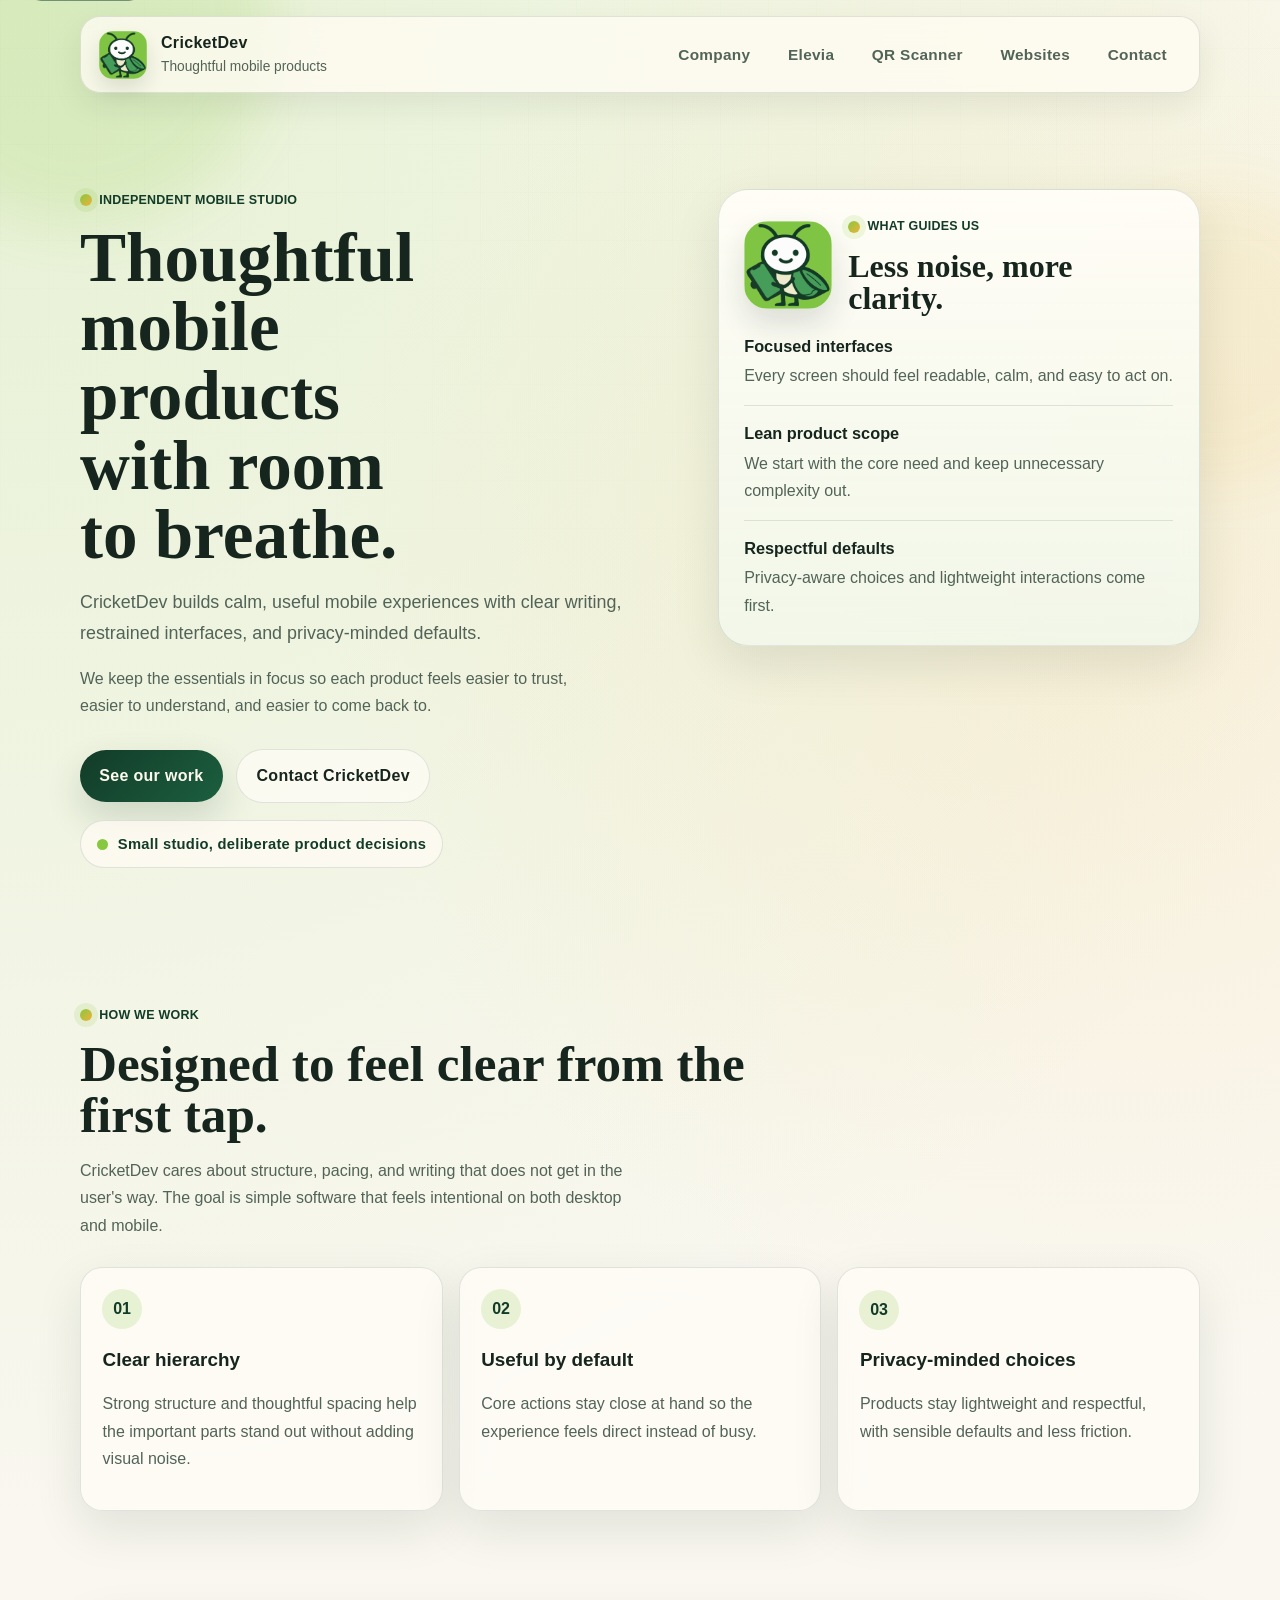
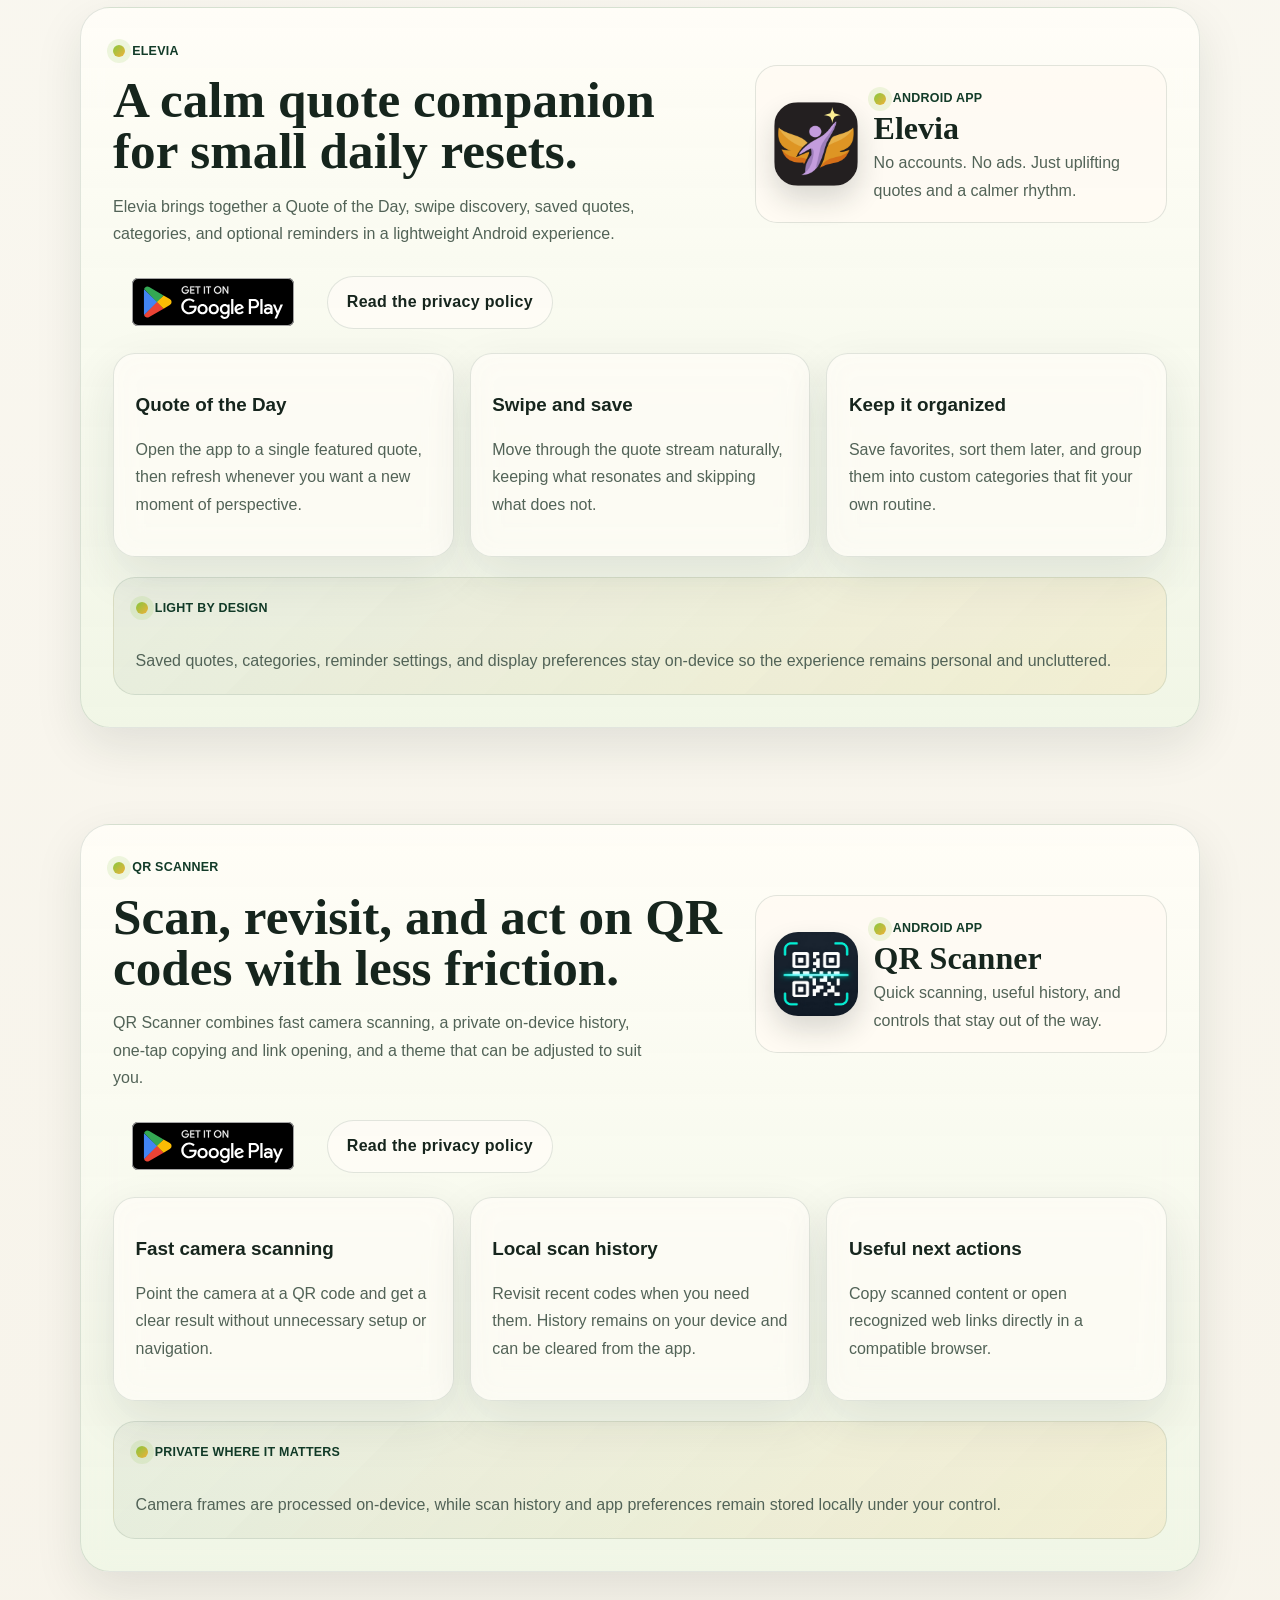
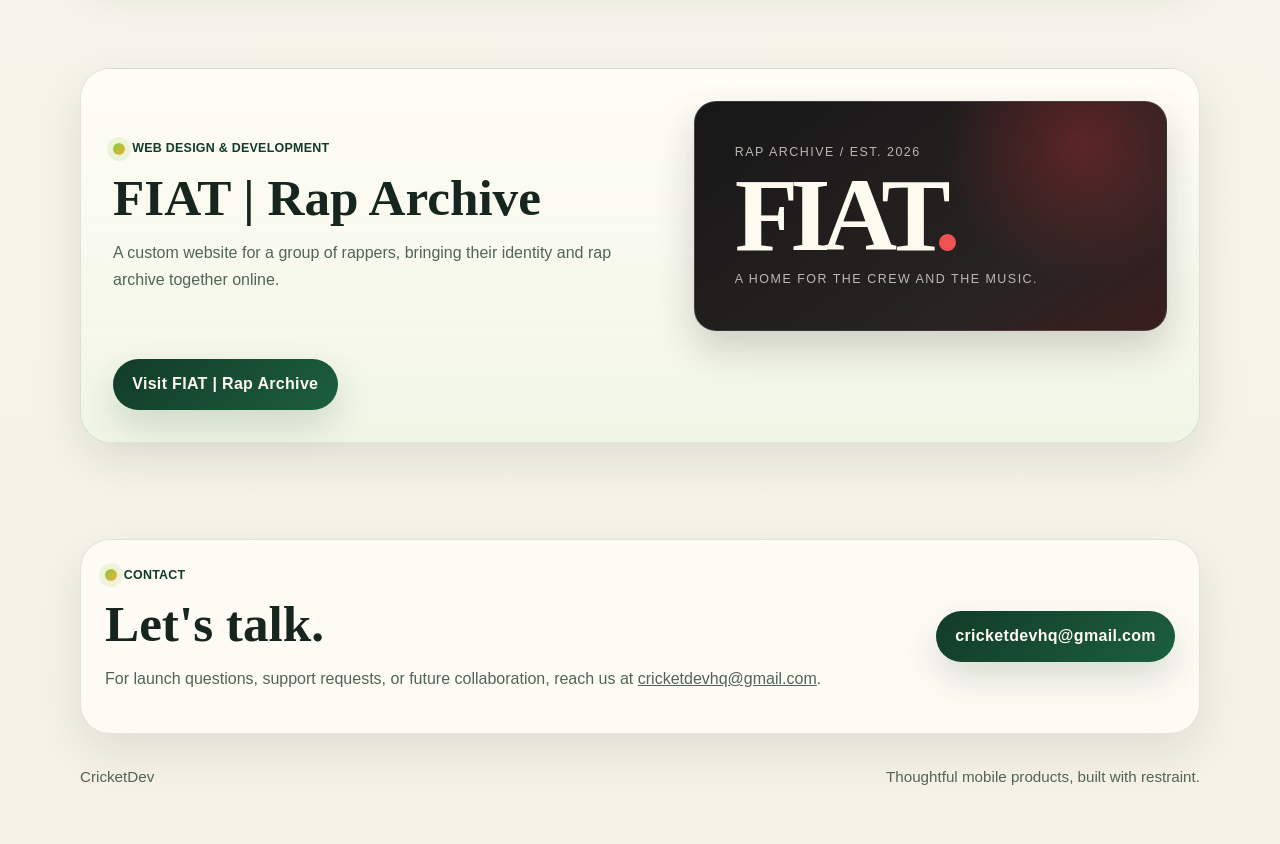
<file: index.html>
<!doctype html>
<html lang="en">
  <head>
    <meta charset="utf-8">
    <meta name="viewport" content="width=device-width, initial-scale=1">
    <meta
      name="description"
      content="CricketDev builds thoughtful mobile products with calm interfaces, clear writing, and privacy-minded defaults."
    >
    <title>CricketDev</title>
    <script>
      document.documentElement.classList.add("js");
    </script>
    <link rel="icon" type="image/png" href="assets/cricket_dev.png">
    <link rel="stylesheet" href="styles.css">
    <script defer src="script.js"></script>
  </head>
  <body>
    <a class="skip-link" href="#main-content">Skip to content</a>

    <div class="site-backdrop" aria-hidden="true">
      <div class="orb orb-a"></div>
      <div class="orb orb-b"></div>
      <div class="grid-glow"></div>
    </div>

    <div class="page-shell">
      <header class="topbar reveal">
        <a class="brandmark" href="./" aria-label="CricketDev home">
          <img src="assets/cricket_dev.png" alt="CricketDev logo">
          <span>
            <strong>CricketDev</strong>
            <small>Thoughtful mobile products</small>
          </span>
        </a>

        <button
          class="nav-toggle"
          type="button"
          aria-expanded="false"
          aria-controls="primary-navigation"
          aria-label="Open menu"
        >
          <span class="nav-toggle-label">Menu</span>
          <span class="nav-toggle-bars" aria-hidden="true">
            <span></span>
            <span></span>
            <span></span>
          </span>
        </button>

        <nav class="topnav" id="primary-navigation" aria-label="Primary">
          <ul class="nav-list">
            <li><a href="#company">Company</a></li>
            <li><a href="#elevia">Elevia</a></li>
            <li><a href="#qr-scanner">QR Scanner</a></li>
            <li><a href="#websites">Websites</a></li>
            <li><a href="#contact">Contact</a></li>
          </ul>
        </nav>
      </header>

      <main id="main-content">
        <section class="hero" id="company" aria-labelledby="company-title">
          <div class="hero-copy reveal">
            <p class="eyebrow">Independent mobile studio</p>
            <h1 id="company-title">Thoughtful mobile products with room to breathe.</h1>
            <p class="hero-text">
              CricketDev builds calm, useful mobile experiences with clear
              writing, restrained interfaces, and privacy-minded defaults.
            </p>
            <p class="hero-support">
              We keep the essentials in focus so each product feels easier to
              trust, easier to understand, and easier to come back to.
            </p>

            <div class="cta-row">
              <a class="primary-button" href="#elevia">See our work</a>
              <a class="text-button" href="#contact">Contact CricketDev</a>
            </div>

            <div class="status-pill">
              <span class="status-dot"></span>
              Small studio, deliberate product decisions
            </div>
          </div>

          <aside class="hero-panel reveal" aria-label="CricketDev approach">
            <div class="hero-panel-brand">
              <img src="assets/cricket_dev.png" alt="CricketDev logo">
              <div>
                <p class="mini-label">What guides us</p>
                <h2>Less noise, more clarity.</h2>
              </div>
            </div>

            <ul class="principle-list">
              <li>
                <strong>Focused interfaces</strong>
                <span>Every screen should feel readable, calm, and easy to act on.</span>
              </li>
              <li>
                <strong>Lean product scope</strong>
                <span>We start with the core need and keep unnecessary complexity out.</span>
              </li>
              <li>
                <strong>Respectful defaults</strong>
                <span>Privacy-aware choices and lightweight interactions come first.</span>
              </li>
            </ul>
          </aside>
        </section>

        <section class="section reveal" aria-labelledby="approach-title">
          <div class="section-heading">
            <p class="eyebrow">How we work</p>
            <h2 id="approach-title">Designed to feel clear from the first tap.</h2>
            <p>
              CricketDev cares about structure, pacing, and writing that does
              not get in the user's way. The goal is simple software that feels
              intentional on both desktop and mobile.
            </p>
          </div>

          <div class="info-grid">
            <article class="info-card">
              <span>01</span>
              <h3>Clear hierarchy</h3>
              <p>
                Strong structure and thoughtful spacing help the important parts
                stand out without adding visual noise.
              </p>
            </article>

            <article class="info-card">
              <span>02</span>
              <h3>Useful by default</h3>
              <p>
                Core actions stay close at hand so the experience feels direct
                instead of busy.
              </p>
            </article>

            <article class="info-card">
              <span>03</span>
              <h3>Privacy-minded choices</h3>
              <p>
                Products stay lightweight and respectful, with sensible defaults
                and less friction.
              </p>
            </article>
          </div>
        </section>

        <section class="app-section reveal" id="elevia" aria-labelledby="elevia-title">
          <div class="app-header">
            <div class="section-heading app-heading">
              <p class="eyebrow">Elevia</p>
              <h2 id="elevia-title">A calm quote companion for small daily resets.</h2>
              <p>
                Elevia brings together a Quote of the Day, swipe discovery,
                saved quotes, categories, and optional reminders in a lightweight
                Android experience.
              </p>
            </div>

            <div class="app-identity">
              <img src="assets/elevia_icon.png" alt="Elevia logo">
              <div>
                <p class="mini-label">Android app</p>
                <h3>Elevia</h3>
                <p>No accounts. No ads. Just uplifting quotes and a calmer rhythm.</p>
              </div>
            </div>
          </div>

          <div class="app-actions">
            <button
              type="button"
              class="badge-button"
              data-coming-soon
              aria-label="Open Google Play coming soon message"
            >
              <img
                src="assets/google-play-badge.svg"
                alt="Get it on Google Play"
              >
            </button>

            <a class="text-button" href="./elevia-privacy-policy/">Read the privacy policy</a>
          </div>

          <div class="feature-grid">
            <article class="feature-card">
              <h3>Quote of the Day</h3>
              <p>
                Open the app to a single featured quote, then refresh whenever
                you want a new moment of perspective.
              </p>
            </article>

            <article class="feature-card">
              <h3>Swipe and save</h3>
              <p>
                Move through the quote stream naturally, keeping what resonates
                and skipping what does not.
              </p>
            </article>

            <article class="feature-card">
              <h3>Keep it organized</h3>
              <p>
                Save favorites, sort them later, and group them into custom
                categories that fit your own routine.
              </p>
            </article>
          </div>

          <div class="app-note">
            <p class="mini-label">Light by design</p>
            <p>
              Saved quotes, categories, reminder settings, and display
              preferences stay on-device so the experience remains personal and
              uncluttered.
            </p>
          </div>
        </section>

        <section
          class="app-section reveal"
          id="qr-scanner"
          aria-labelledby="qr-scanner-title"
        >
          <div class="app-header">
            <div class="section-heading app-heading">
              <p class="eyebrow">QR Scanner</p>
              <h2 id="qr-scanner-title">Scan, revisit, and act on QR codes with less friction.</h2>
              <p>
                QR Scanner combines fast camera scanning, a private on-device
                history, one-tap copying and link opening, and a theme that can
                be adjusted to suit you.
              </p>
            </div>

            <div class="app-identity">
              <img src="assets/qr_scanner_icon.png" alt="QR Scanner logo">
              <div>
                <p class="mini-label">Android app</p>
                <h3>QR Scanner</h3>
                <p>Quick scanning, useful history, and controls that stay out of the way.</p>
              </div>
            </div>
          </div>

          <div class="app-actions">
            <button
              type="button"
              class="badge-button"
              data-coming-soon
              aria-label="Open Google Play coming soon message"
            >
              <img src="assets/google-play-badge.svg" alt="Get it on Google Play">
            </button>

            <a class="text-button" href="./qr-scanner-privacy-policy/">Read the privacy policy</a>
          </div>

          <div class="feature-grid">
            <article class="feature-card">
              <h3>Fast camera scanning</h3>
              <p>
                Point the camera at a QR code and get a clear result without
                unnecessary setup or navigation.
              </p>
            </article>

            <article class="feature-card">
              <h3>Local scan history</h3>
              <p>
                Revisit recent codes when you need them. History remains on your
                device and can be cleared from the app.
              </p>
            </article>

            <article class="feature-card">
              <h3>Useful next actions</h3>
              <p>
                Copy scanned content or open recognized web links directly in a
                compatible browser.
              </p>
            </article>
          </div>

          <div class="app-note">
            <p class="mini-label">Private where it matters</p>
            <p>
              Camera frames are processed on-device, while scan history and app
              preferences remain stored locally under your control.
            </p>
          </div>
        </section>

        <section class="app-section reveal" id="websites" aria-labelledby="websites-title">
          <div class="app-header website-header">
            <div class="section-heading app-heading">
              <p class="eyebrow">Web design &amp; development</p>
              <h2 id="websites-title">FIAT | Rap Archive</h2>
              <p>
                A custom website for a group of rappers, bringing their identity
                and rap archive together online.
              </p>
            </div>

            <div class="website-preview" aria-label="FIAT Rap Archive website">
              <span class="website-preview-label">Rap archive / Est. 2026</span>
              <span class="website-preview-wordmark">FIAT<span>.</span></span>
              <span class="website-preview-caption">A home for the crew and the music.</span>
            </div>
          </div>

          <div class="app-actions">
            <a
              class="primary-button"
              href="https://vavuz.github.io/fiat-website/"
              target="_blank"
              rel="noopener noreferrer"
            >Visit FIAT | Rap Archive</a>
          </div>
        </section>

        <section class="contact-banner reveal" id="contact">
          <div>
            <p class="eyebrow">Contact</p>
            <h2>Let's talk.</h2>
            <p>
              For launch questions, support requests, or future collaboration,
              reach us at
              <a href="mailto:cricketdevhq@gmail.com">cricketdevhq@gmail.com</a>.
            </p>
          </div>
          <a class="mail-link" href="mailto:cricketdevhq@gmail.com">
            cricketdevhq@gmail.com
          </a>
        </section>
      </main>

      <footer class="footer reveal">
        <p>CricketDev</p>
        <p>Thoughtful mobile products, built with restraint.</p>
      </footer>
    </div>

    <div class="modal-backdrop" id="coming-soon-modal" hidden>
      <div
        class="modal-card"
        role="dialog"
        aria-modal="true"
        aria-labelledby="coming-soon-title"
      >
        <button
          type="button"
          class="modal-close"
          id="close-modal"
          aria-label="Close coming soon dialog"
        >
          Close
        </button>
        <p class="eyebrow">Google Play</p>
        <h2 id="coming-soon-title">Coming soon!</h2>
        <p>
          This app is not live on Google Play yet. Its button will point to the
          store listing once the release is published.
        </p>
        <p>
          If you want to reach the team before launch, email
          <a href="mailto:cricketdevhq@gmail.com">cricketdevhq@gmail.com</a>.
        </p>
      </div>
    </div>
  </body>
</html>
</file>
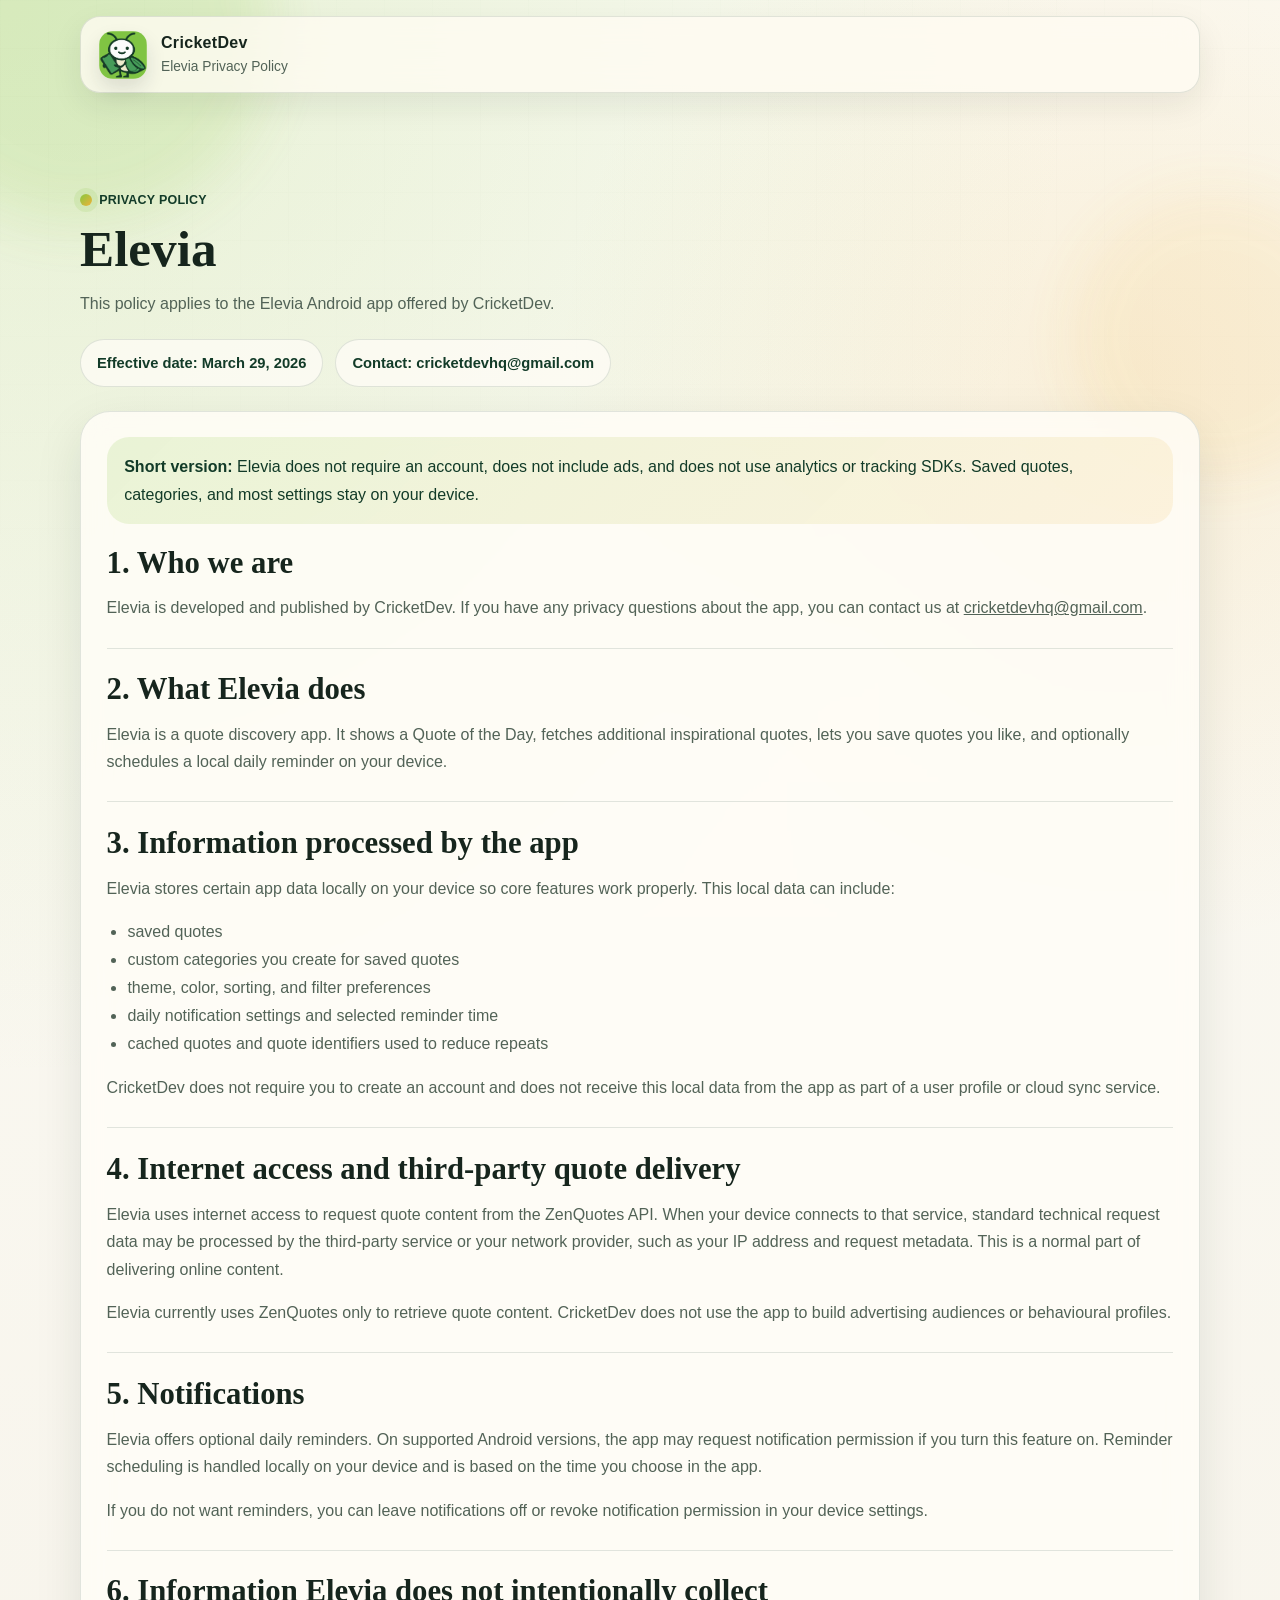
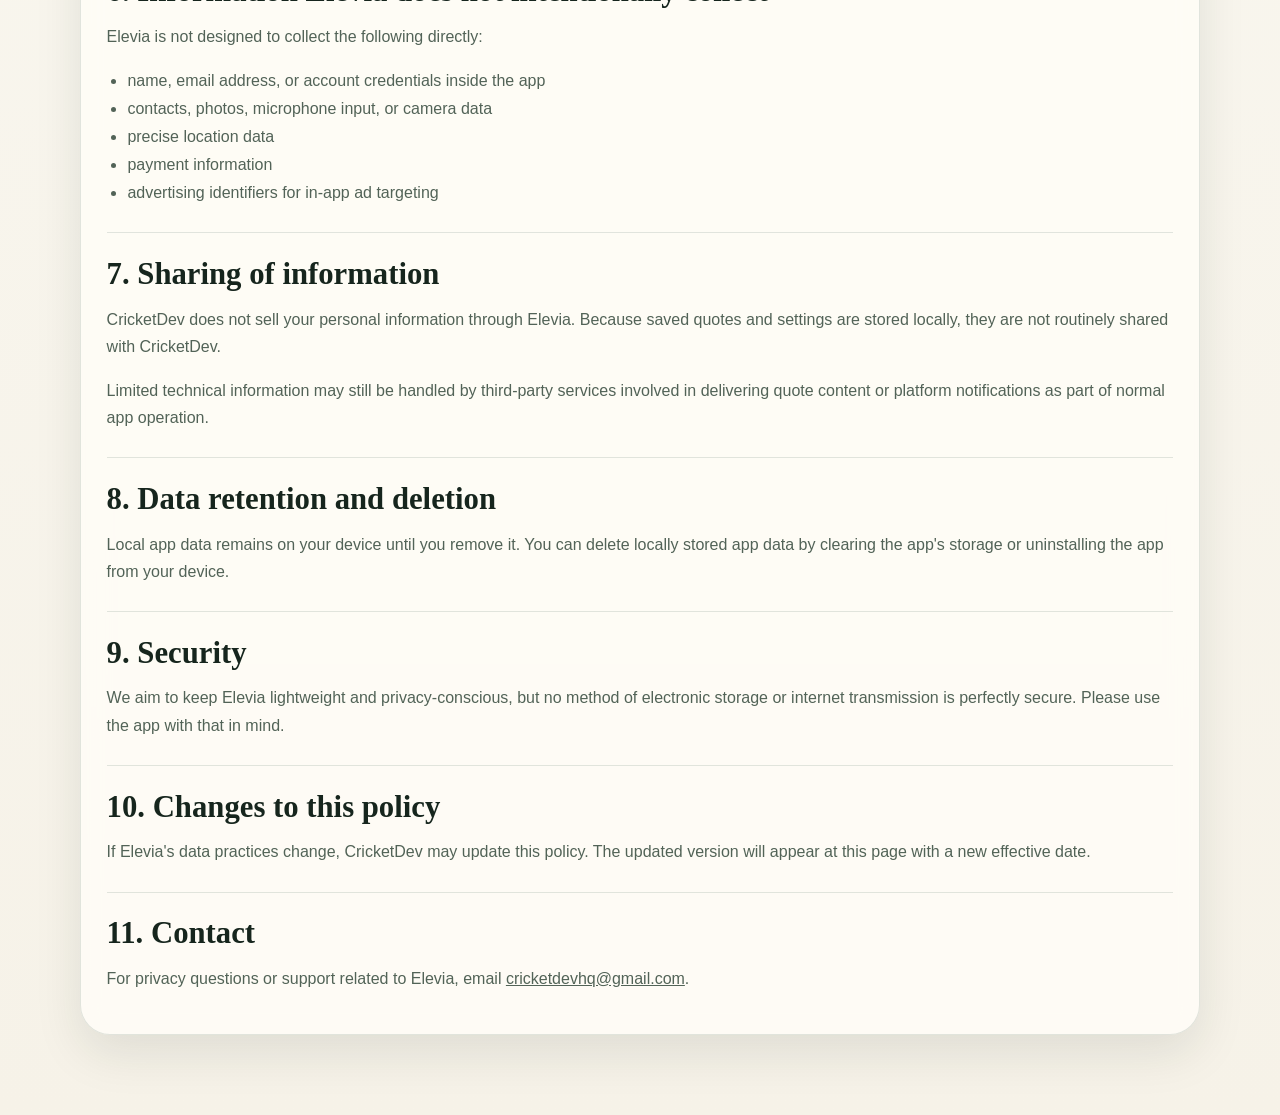
<file: elevia-privacy-policy/index.html>
<!doctype html>
<html lang="en">
  <head>
    <meta charset="utf-8">
    <meta name="viewport" content="width=device-width, initial-scale=1">
    <meta
      name="description"
      content="Privacy Policy for the Elevia Android app by CricketDev."
    >
    <title>Elevia Privacy Policy | CricketDev</title>
    <script>
      document.documentElement.classList.add("js");
    </script>
    <link rel="icon" type="image/png" href="../assets/cricket_dev.png">
    <link rel="stylesheet" href="../styles.css">
    <script defer src="../script.js"></script>
  </head>
  <body class="policy-page">
    <div class="site-backdrop" aria-hidden="true">
      <div class="orb orb-a"></div>
      <div class="orb orb-b"></div>
      <div class="grid-glow"></div>
    </div>

    <div class="page-shell">
      <header class="topbar reveal">
        <a class="brandmark" href="../" aria-label="CricketDev home">
          <img src="../assets/cricket_dev.png" alt="CricketDev logo">
          <span>
            <strong>CricketDev</strong>
            <small>Elevia Privacy Policy</small>
          </span>
        </a>
      </header>

      <main class="policy-layout">
        <section class="policy-hero reveal">
          <p class="eyebrow">Privacy Policy</p>
          <h1>Elevia</h1>
          <p>
            This policy applies to the Elevia Android app offered by
            CricketDev.
          </p>
          <div class="policy-meta">
            <span>Effective date: March 29, 2026</span>
            <span>Contact: cricketdevhq@gmail.com</span>
          </div>
        </section>

        <article class="policy-card reveal">
          <div class="policy-callout">
            <strong>Short version:</strong> Elevia does not require an account,
            does not include ads, and does not use analytics or tracking SDKs.
            Saved quotes, categories, and most settings stay on your device.
          </div>

          <section>
            <h2>1. Who we are</h2>
            <p>
              Elevia is developed and published by CricketDev. If you have any
              privacy questions about the app, you can contact us at
              <a href="mailto:cricketdevhq@gmail.com">cricketdevhq@gmail.com</a>.
            </p>
          </section>

          <section>
            <h2>2. What Elevia does</h2>
            <p>
              Elevia is a quote discovery app. It shows a Quote of the Day,
              fetches additional inspirational quotes, lets you save quotes you
              like, and optionally schedules a local daily reminder on your
              device.
            </p>
          </section>

          <section>
            <h2>3. Information processed by the app</h2>
            <p>
              Elevia stores certain app data locally on your device so core
              features work properly. This local data can include:
            </p>
            <ul>
              <li>saved quotes</li>
              <li>custom categories you create for saved quotes</li>
              <li>theme, color, sorting, and filter preferences</li>
              <li>daily notification settings and selected reminder time</li>
              <li>cached quotes and quote identifiers used to reduce repeats</li>
            </ul>
            <p>
              CricketDev does not require you to create an account and does not
              receive this local data from the app as part of a user profile or
              cloud sync service.
            </p>
          </section>

          <section>
            <h2>4. Internet access and third-party quote delivery</h2>
            <p>
              Elevia uses internet access to request quote content from the
              ZenQuotes API. When your device connects to that service, standard
              technical request data may be processed by the third-party service
              or your network provider, such as your IP address and request
              metadata. This is a normal part of delivering online content.
            </p>
            <p>
              Elevia currently uses ZenQuotes only to retrieve quote content.
              CricketDev does not use the app to build advertising audiences or
              behavioural profiles.
            </p>
          </section>

          <section>
            <h2>5. Notifications</h2>
            <p>
              Elevia offers optional daily reminders. On supported Android
              versions, the app may request notification permission if you turn
              this feature on. Reminder scheduling is handled locally on your
              device and is based on the time you choose in the app.
            </p>
            <p>
              If you do not want reminders, you can leave notifications off or
              revoke notification permission in your device settings.
            </p>
          </section>

          <section>
            <h2>6. Information Elevia does not intentionally collect</h2>
            <p>Elevia is not designed to collect the following directly:</p>
            <ul>
              <li>name, email address, or account credentials inside the app</li>
              <li>contacts, photos, microphone input, or camera data</li>
              <li>precise location data</li>
              <li>payment information</li>
              <li>advertising identifiers for in-app ad targeting</li>
            </ul>
          </section>

          <section>
            <h2>7. Sharing of information</h2>
            <p>
              CricketDev does not sell your personal information through Elevia.
              Because saved quotes and settings are stored locally, they are not
              routinely shared with CricketDev.
            </p>
            <p>
              Limited technical information may still be handled by third-party
              services involved in delivering quote content or platform
              notifications as part of normal app operation.
            </p>
          </section>

          <section>
            <h2>8. Data retention and deletion</h2>
            <p>
              Local app data remains on your device until you remove it. You can
              delete locally stored app data by clearing the app&apos;s storage or
              uninstalling the app from your device.
            </p>
          </section>

          <section>
            <h2>9. Security</h2>
            <p>
              We aim to keep Elevia lightweight and privacy-conscious, but no
              method of electronic storage or internet transmission is perfectly
              secure. Please use the app with that in mind.
            </p>
          </section>

          <section>
            <h2>10. Changes to this policy</h2>
            <p>
              If Elevia&apos;s data practices change, CricketDev may update this
              policy. The updated version will appear at this page with a new
              effective date.
            </p>
          </section>

          <section>
            <h2>11. Contact</h2>
            <p>
              For privacy questions or support related to Elevia, email
              <a href="mailto:cricketdevhq@gmail.com">cricketdevhq@gmail.com</a>.
            </p>
          </section>
        </article>
      </main>
    </div>
  </body>
</html>
</file>
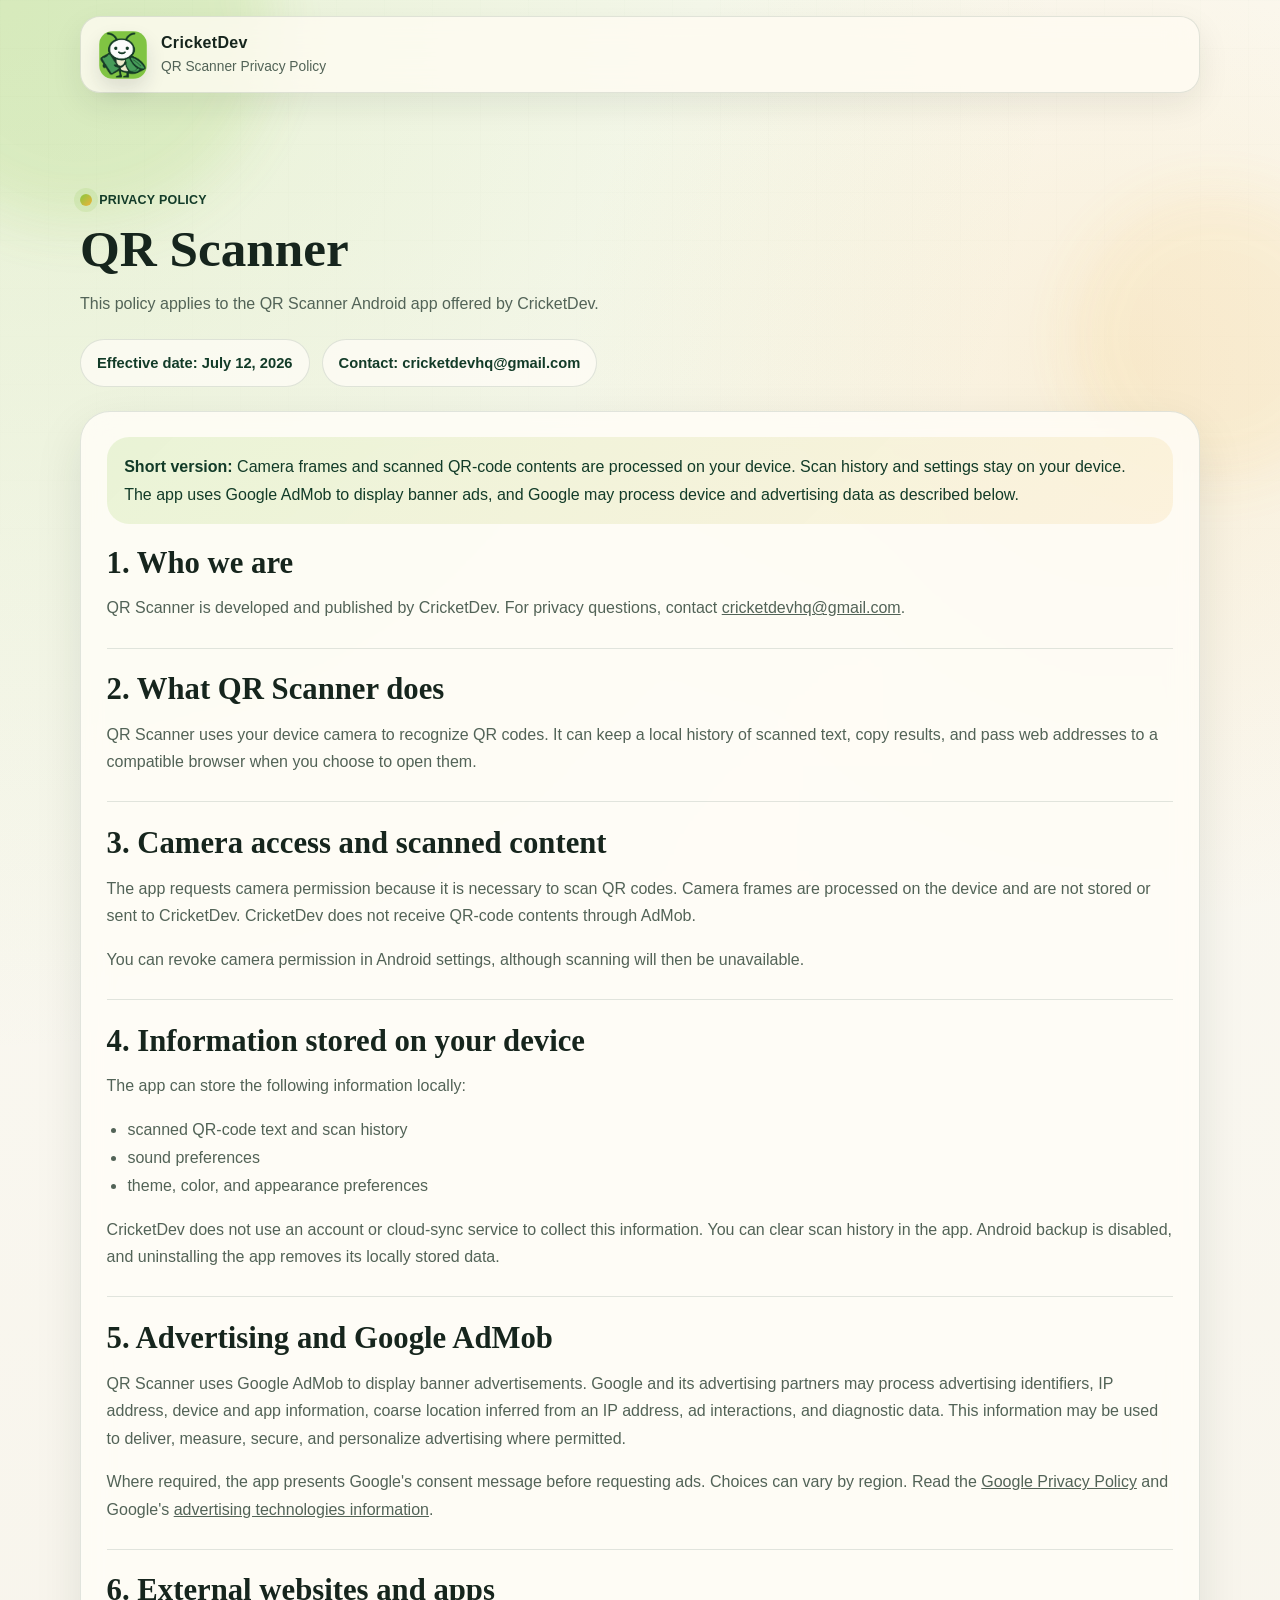
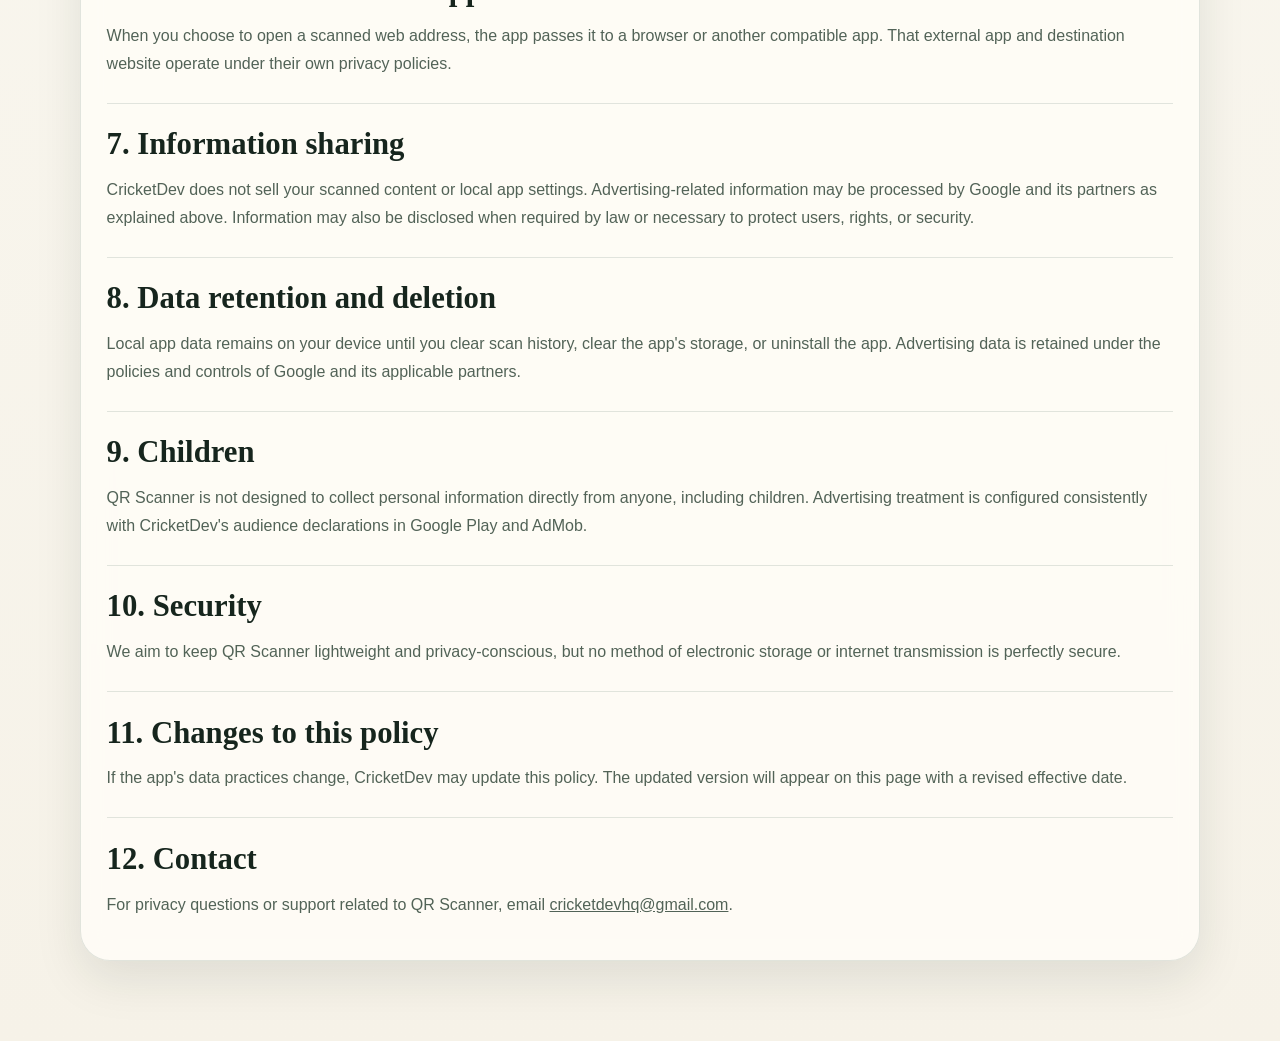
<file: qr-scanner-privacy-policy/index.html>
<!doctype html>
<html lang="en">
  <head>
    <meta charset="utf-8">
    <meta name="viewport" content="width=device-width, initial-scale=1">
    <meta name="description" content="Privacy Policy for the QR Scanner Android app by CricketDev.">
    <title>QR Scanner Privacy Policy | CricketDev</title>
    <script>document.documentElement.classList.add("js");</script>
    <link rel="icon" type="image/png" href="../assets/cricket_dev.png">
    <link rel="stylesheet" href="../styles.css">
    <script defer src="../script.js"></script>
  </head>
  <body class="policy-page">
    <div class="site-backdrop" aria-hidden="true">
      <div class="orb orb-a"></div>
      <div class="orb orb-b"></div>
      <div class="grid-glow"></div>
    </div>
    <div class="page-shell">
      <header class="topbar reveal">
        <a class="brandmark" href="../" aria-label="CricketDev home">
          <img src="../assets/cricket_dev.png" alt="CricketDev logo">
          <span><strong>CricketDev</strong><small>QR Scanner Privacy Policy</small></span>
        </a>
      </header>
      <main class="policy-layout">
        <section class="policy-hero reveal">
          <p class="eyebrow">Privacy Policy</p>
          <h1>QR Scanner</h1>
          <p>This policy applies to the QR Scanner Android app offered by CricketDev.</p>
          <div class="policy-meta">
            <span>Effective date: July 12, 2026</span>
            <span>Contact: cricketdevhq@gmail.com</span>
          </div>
        </section>
        <article class="policy-card reveal">
          <div class="policy-callout">
            <strong>Short version:</strong> Camera frames and scanned QR-code contents are
            processed on your device. Scan history and settings stay on your device. The
            app uses Google AdMob to display banner ads, and Google may process device and
            advertising data as described below.
          </div>
          <section>
            <h2>1. Who we are</h2>
            <p>QR Scanner is developed and published by CricketDev. For privacy questions,
              contact <a href="mailto:cricketdevhq@gmail.com">cricketdevhq@gmail.com</a>.</p>
          </section>
          <section>
            <h2>2. What QR Scanner does</h2>
            <p>QR Scanner uses your device camera to recognize QR codes. It can keep a local
              history of scanned text, copy results, and pass web addresses to a compatible
              browser when you choose to open them.</p>
          </section>
          <section>
            <h2>3. Camera access and scanned content</h2>
            <p>The app requests camera permission because it is necessary to scan QR codes.
              Camera frames are processed on the device and are not stored or sent to
              CricketDev. CricketDev does not receive QR-code contents through AdMob.</p>
            <p>You can revoke camera permission in Android settings, although scanning will
              then be unavailable.</p>
          </section>
          <section>
            <h2>4. Information stored on your device</h2>
            <p>The app can store the following information locally:</p>
            <ul>
              <li>scanned QR-code text and scan history</li>
              <li>sound preferences</li>
              <li>theme, color, and appearance preferences</li>
            </ul>
            <p>CricketDev does not use an account or cloud-sync service to collect this
              information. You can clear scan history in the app. Android backup is disabled,
              and uninstalling the app removes its locally stored data.</p>
          </section>
          <section>
            <h2>5. Advertising and Google AdMob</h2>
            <p>QR Scanner uses Google AdMob to display banner advertisements. Google and its
              advertising partners may process advertising identifiers, IP address, device
              and app information, coarse location inferred from an IP address, ad
              interactions, and diagnostic data. This information may be used to deliver,
              measure, secure, and personalize advertising where permitted.</p>
            <p>Where required, the app presents Google's consent message before requesting
              ads. Choices can vary by region. Read the
              <a href="https://policies.google.com/privacy">Google Privacy Policy</a> and
              Google's <a href="https://policies.google.com/technologies/ads">advertising
              technologies information</a>.</p>
          </section>
          <section>
            <h2>6. External websites and apps</h2>
            <p>When you choose to open a scanned web address, the app passes it to a browser
              or another compatible app. That external app and destination website operate
              under their own privacy policies.</p>
          </section>
          <section>
            <h2>7. Information sharing</h2>
            <p>CricketDev does not sell your scanned content or local app settings.
              Advertising-related information may be processed by Google and its partners as
              explained above. Information may also be disclosed when required by law or
              necessary to protect users, rights, or security.</p>
          </section>
          <section>
            <h2>8. Data retention and deletion</h2>
            <p>Local app data remains on your device until you clear scan history, clear the
              app's storage, or uninstall the app. Advertising data is retained under the
              policies and controls of Google and its applicable partners.</p>
          </section>
          <section>
            <h2>9. Children</h2>
            <p>QR Scanner is not designed to collect personal information directly from
              anyone, including children. Advertising treatment is configured consistently
              with CricketDev's audience declarations in Google Play and AdMob.</p>
          </section>
          <section>
            <h2>10. Security</h2>
            <p>We aim to keep QR Scanner lightweight and privacy-conscious, but no method of
              electronic storage or internet transmission is perfectly secure.</p>
          </section>
          <section>
            <h2>11. Changes to this policy</h2>
            <p>If the app's data practices change, CricketDev may update this policy. The
              updated version will appear on this page with a revised effective date.</p>
          </section>
          <section>
            <h2>12. Contact</h2>
            <p>For privacy questions or support related to QR Scanner, email
              <a href="mailto:cricketdevhq@gmail.com">cricketdevhq@gmail.com</a>.</p>
          </section>
        </article>
      </main>
    </div>
  </body>
</html>
</file>
<file: styles.css>
:root {
  --bg: #f6f2e8;
  --surface: rgba(255, 253, 247, 0.84);
  --surface-strong: #fffdf7;
  --surface-muted: rgba(241, 247, 234, 0.88);
  --ink: #16251d;
  --muted: #526357;
  --line: rgba(18, 59, 40, 0.12);
  --line-strong: rgba(18, 59, 40, 0.18);
  --shadow: 0 18px 48px rgba(22, 37, 29, 0.1);
  --brand: #87c83f;
  --brand-deep: #123b28;
  --brand-soft: #e5f3d1;
  --accent: #f0b139;
  --accent-soft: #fff0cf;
  --radius-xl: 30px;
  --radius-lg: 22px;
  --radius-md: 16px;
  --content-width: 1120px;
  --copy-width: 62ch;
  --section-space: clamp(3.5rem, 8vw, 6rem);
  --heading-font: "Iowan Old Style", "Palatino Linotype", "Book Antiqua", Palatino, serif;
  --body-font: "Trebuchet MS", "Lucida Sans Unicode", "Lucida Grande", sans-serif;
}

*,
*::before,
*::after {
  box-sizing: border-box;
}

html {
  scroll-behavior: smooth;
}

body {
  margin: 0;
  min-height: 100vh;
  background:
    radial-gradient(circle at top left, rgba(135, 200, 63, 0.18), transparent 36%),
    radial-gradient(circle at 88% 14%, rgba(240, 177, 57, 0.14), transparent 22%),
    linear-gradient(180deg, #fbfaf4 0%, var(--bg) 100%);
  color: var(--ink);
  font-family: var(--body-font);
  line-height: 1.5;
}

img {
  display: block;
  max-width: 100%;
}

a {
  color: inherit;
}

button {
  color: inherit;
  font: inherit;
}

::selection {
  background: rgba(135, 200, 63, 0.28);
  color: var(--brand-deep);
}

.skip-link {
  position: absolute;
  left: 1rem;
  top: 1rem;
  z-index: 20;
  padding: 0.8rem 1rem;
  border-radius: 999px;
  background: var(--brand-deep);
  color: #fffaf0;
  text-decoration: none;
  transform: translateY(calc(-100% - 1rem));
  transition: transform 180ms ease;
}

.skip-link:focus {
  transform: translateY(0);
}

.site-backdrop {
  position: fixed;
  inset: 0;
  overflow: hidden;
  pointer-events: none;
  z-index: 0;
}

.orb {
  position: absolute;
  border-radius: 999px;
  filter: blur(28px);
  opacity: 0.72;
}

.orb-a {
  top: -10rem;
  left: -7rem;
  width: 24rem;
  height: 24rem;
  background: rgba(135, 200, 63, 0.22);
}

.orb-b {
  top: 12rem;
  right: -5rem;
  width: 18rem;
  height: 18rem;
  background: rgba(240, 177, 57, 0.12);
}

.grid-glow {
  position: absolute;
  inset: 0;
  background-image:
    linear-gradient(rgba(18, 59, 40, 0.035) 1px, transparent 1px),
    linear-gradient(90deg, rgba(18, 59, 40, 0.035) 1px, transparent 1px);
  background-size: 48px 48px;
  mask-image: linear-gradient(180deg, rgba(0, 0, 0, 0.26), transparent 76%);
}

.page-shell {
  position: relative;
  z-index: 1;
  width: min(calc(100% - 2rem), var(--content-width));
  margin: 0 auto;
  padding: 1rem 0 3rem;
}

.topbar {
  position: sticky;
  top: 1rem;
  z-index: 5;
  display: flex;
  align-items: center;
  justify-content: space-between;
  gap: 1rem 1.5rem;
  padding: 0.85rem 1rem 0.85rem 1.15rem;
  border: 1px solid var(--line);
  border-radius: 20px;
  background: rgba(255, 251, 243, 0.78);
  backdrop-filter: blur(16px);
  box-shadow: 0 12px 32px rgba(22, 37, 29, 0.08);
  transition:
    background-color 180ms ease,
    border-color 180ms ease,
    box-shadow 180ms ease;
}

.brandmark {
  display: inline-flex;
  align-items: center;
  gap: 0.85rem;
  min-width: 0;
  text-decoration: none;
}

.brandmark img {
  width: 48px;
  height: 48px;
  flex-shrink: 0;
  border-radius: 14px;
  box-shadow: 0 10px 20px rgba(22, 37, 29, 0.12);
}

.brandmark span {
  display: grid;
  gap: 0.15rem;
  min-width: 0;
}

.brandmark strong,
.topnav a,
.eyebrow,
.status-pill,
.mini-label,
.mail-link,
.text-button,
.primary-button,
.badge-button,
.modal-close {
  letter-spacing: 0.02em;
}

.brandmark strong {
  font-size: 1rem;
}

.brandmark small {
  color: var(--muted);
  font-size: 0.86rem;
}

.topnav {
  margin-left: auto;
}

.topbar.is-nav-open {
  border-color: var(--line-strong);
  background: rgba(255, 251, 243, 0.92);
  box-shadow: 0 18px 42px rgba(22, 37, 29, 0.12);
}

.nav-toggle {
  display: none;
  align-items: center;
  gap: 0.8rem;
  min-height: 48px;
  padding: 0.7rem 0.8rem 0.7rem 1rem;
  border: 1px solid var(--line);
  border-radius: 999px;
  background: rgba(255, 253, 247, 0.82);
  box-shadow: 0 12px 28px rgba(22, 37, 29, 0.08);
  cursor: pointer;
  transition:
    transform 180ms ease,
    box-shadow 180ms ease,
    background-color 180ms ease,
    border-color 180ms ease;
}

.nav-toggle:hover,
.nav-toggle:focus-visible {
  transform: translateY(-1px);
  border-color: var(--line-strong);
  background: rgba(255, 253, 247, 0.94);
  box-shadow: 0 14px 30px rgba(22, 37, 29, 0.1);
}

.topbar.is-nav-open .nav-toggle {
  border-color: rgba(18, 59, 40, 0.16);
  background: linear-gradient(135deg, rgba(135, 200, 63, 0.18), rgba(240, 177, 57, 0.14));
}

.nav-toggle-label {
  color: var(--brand-deep);
  font-size: 0.78rem;
  font-weight: 700;
  letter-spacing: 0.12em;
  text-transform: uppercase;
}

.nav-toggle-bars {
  display: grid;
  gap: 0.25rem;
}

.nav-toggle-bars span {
  display: block;
  width: 1.1rem;
  height: 2px;
  border-radius: 999px;
  background: var(--brand-deep);
  transform-origin: center;
  transition:
    transform 180ms ease,
    opacity 180ms ease;
}

.topbar.is-nav-open .nav-toggle-bars span:nth-child(1) {
  transform: translateY(6px) rotate(45deg);
}

.topbar.is-nav-open .nav-toggle-bars span:nth-child(2) {
  opacity: 0;
}

.topbar.is-nav-open .nav-toggle-bars span:nth-child(3) {
  transform: translateY(-6px) rotate(-45deg);
}

.nav-list {
  display: flex;
  align-items: center;
  gap: 0.35rem;
  margin: 0;
  padding: 0;
  list-style: none;
}

.topnav a {
  display: inline-flex;
  align-items: center;
  justify-content: center;
  min-height: 44px;
  padding: 0.7rem 1rem;
  border-radius: 999px;
  color: var(--muted);
  font-size: 0.96rem;
  font-weight: 700;
  text-decoration: none;
  transition:
    background-color 180ms ease,
    color 180ms ease,
    transform 180ms ease;
}

.topnav a:hover,
.topnav a:focus-visible,
.text-button:hover,
.text-button:focus-visible {
  color: var(--brand-deep);
  background: rgba(135, 200, 63, 0.12);
}

a:focus-visible,
button:focus-visible {
  outline: 3px solid rgba(135, 200, 63, 0.3);
  outline-offset: 3px;
}

.hero {
  display: grid;
  grid-template-columns: minmax(0, 1.1fr) minmax(320px, 0.9fr);
  gap: clamp(1.5rem, 4vw, 3rem);
  align-items: start;
  padding: var(--section-space) 0 2.5rem;
}

.hero-copy {
  max-width: 38rem;
}

.hero-copy h1,
.section-heading h2,
.contact-banner h2,
.policy-hero h1,
.policy-card h2,
.hero-panel h2,
.app-identity h3 {
  margin: 0;
  font-family: var(--heading-font);
  font-weight: 700;
  line-height: 1;
}

.hero-copy h1 {
  font-size: clamp(3rem, 5.4vw, 5rem);
  max-width: 10.5ch;
}

.section-heading h2,
.contact-banner h2,
.policy-hero h1 {
  font-size: clamp(2.2rem, 4vw, 3.8rem);
}

.hero-panel h2,
.app-identity h3 {
  font-size: clamp(1.5rem, 2.8vw, 2rem);
}

.hero-text,
.hero-support,
.section-heading > p:not(.eyebrow):not(.mini-label),
.feature-card p,
.info-card p,
.contact-banner p:not(.eyebrow):not(.mini-label),
.policy-hero p:not(.eyebrow):not(.mini-label),
.policy-card p,
.hero-panel p:not(.eyebrow):not(.mini-label),
.hero-panel span,
.app-identity p:not(.eyebrow):not(.mini-label),
.app-note p:not(.eyebrow):not(.mini-label) {
  color: var(--muted);
  line-height: 1.72;
}

.hero-text {
  margin: 1.15rem 0 0;
  max-width: var(--copy-width);
  font-size: clamp(1.08rem, 1.4vw, 1.16rem);
}

.hero-support {
  margin: 1rem 0 0;
  max-width: 56ch;
}

.eyebrow,
.mini-label {
  display: inline-flex;
  align-items: center;
  gap: 0.45rem;
  margin: 0 0 0.85rem;
  color: var(--brand-deep);
  font-size: 0.78rem;
  font-weight: 700;
  text-transform: uppercase;
}

.eyebrow::before,
.mini-label::before {
  content: "";
  width: 0.75rem;
  height: 0.75rem;
  border-radius: 999px;
  background: linear-gradient(135deg, var(--brand), var(--accent));
  box-shadow: 0 0 0 6px rgba(135, 200, 63, 0.14);
}

.cta-row,
.app-actions {
  display: flex;
  flex-wrap: wrap;
  align-items: center;
  gap: 0.85rem;
}

.cta-row {
  margin: 1.85rem 0 1.1rem;
}

.text-button,
.primary-button,
.mail-link {
  display: inline-flex;
  align-items: center;
  justify-content: center;
  min-height: 50px;
  padding: 0.85rem 1.2rem;
  border-radius: 999px;
  font-weight: 700;
  text-align: center;
  text-decoration: none;
  transition:
    transform 180ms ease,
    box-shadow 180ms ease,
    background-color 180ms ease;
}

.text-button {
  border: 1px solid var(--line);
  background: rgba(255, 253, 247, 0.72);
}

.primary-button,
.mail-link {
  border: 0;
  background: linear-gradient(135deg, var(--brand-deep), #1c5f3f);
  color: #fffaf0;
  box-shadow: 0 16px 36px rgba(18, 59, 40, 0.16);
}

.mail-link {
  white-space: nowrap;
}

.text-button:hover,
.text-button:focus-visible,
.primary-button:hover,
.primary-button:focus-visible,
.mail-link:hover,
.mail-link:focus-visible,
.badge-button:hover,
.badge-button:focus-visible {
  transform: translateY(-1px);
}

.primary-button:hover,
.primary-button:focus-visible,
.mail-link:hover,
.mail-link:focus-visible {
  box-shadow: 0 18px 40px rgba(18, 59, 40, 0.2);
}

.status-pill {
  display: inline-flex;
  align-items: center;
  gap: 0.6rem;
  padding: 0.75rem 1rem;
  border: 1px solid rgba(18, 59, 40, 0.12);
  border-radius: 999px;
  background: rgba(255, 251, 243, 0.76);
  color: var(--brand-deep);
  font-size: 0.92rem;
  font-weight: 700;
}

.status-dot {
  width: 0.7rem;
  height: 0.7rem;
  border-radius: 999px;
  background: var(--brand);
  box-shadow: 0 0 0 0 rgba(135, 200, 63, 0.55);
  animation: pulse 1.8s ease-in-out infinite;
}

.hero-panel,
.info-card,
.feature-card,
.contact-banner,
.policy-card,
.app-section {
  border: 1px solid var(--line);
  border-radius: var(--radius-xl);
  box-shadow: var(--shadow);
  backdrop-filter: blur(14px);
}

.hero-panel {
  padding: 1.6rem;
  background: linear-gradient(180deg, rgba(255, 253, 247, 0.95), rgba(241, 247, 234, 0.88));
}

.hero-panel-brand {
  display: grid;
  grid-template-columns: 88px 1fr;
  gap: 1rem;
  align-items: center;
  margin-bottom: 1.25rem;
}

.hero-panel-brand img {
  width: 88px;
  height: 88px;
  border-radius: 24px;
  box-shadow: 0 14px 30px rgba(22, 37, 29, 0.14);
}

.principle-list {
  display: grid;
  gap: 0.95rem;
  margin: 0;
  padding: 0;
  list-style: none;
}

.principle-list li {
  display: grid;
  gap: 0.25rem;
  padding-top: 0.95rem;
  border-top: 1px solid var(--line);
}

.principle-list li:first-child {
  padding-top: 0;
  border-top: 0;
}

.principle-list strong {
  font-size: 1.02rem;
}

.section {
  padding-top: var(--section-space);
}

.section-heading {
  max-width: 760px;
  margin-bottom: 1.75rem;
}

.section-heading > p:not(.eyebrow):not(.mini-label) {
  max-width: var(--copy-width);
  margin: 1rem 0 0;
}

.info-grid,
.feature-grid {
  display: grid;
  gap: 1rem;
}

.info-grid {
  grid-template-columns: repeat(3, minmax(0, 1fr));
}

.feature-grid {
  grid-template-columns: repeat(3, minmax(0, 1fr));
  margin-top: 1.5rem;
}

.info-card,
.feature-card {
  padding: 1.35rem;
  border-radius: var(--radius-lg);
  background: rgba(255, 253, 247, 0.72);
}

.info-card span {
  display: inline-flex;
  align-items: center;
  justify-content: center;
  width: 2.5rem;
  height: 2.5rem;
  border-radius: 999px;
  background: rgba(135, 200, 63, 0.18);
  color: var(--brand-deep);
  font-weight: 700;
}

.info-card h3,
.feature-card h3 {
  margin: 1rem 0 0.45rem;
  font-size: 1.18rem;
}

.app-section {
  margin-top: var(--section-space);
  padding: clamp(1.4rem, 3vw, 2rem);
  background: linear-gradient(180deg, rgba(255, 253, 247, 0.95), rgba(239, 246, 229, 0.88));
}

.app-header {
  display: grid;
  grid-template-columns: minmax(0, 1.2fr) minmax(280px, 0.8fr);
  gap: 1.5rem;
  align-items: center;
}

.website-header {
  grid-template-columns: minmax(0, 1fr) minmax(280px, 0.85fr);
}

.website-preview {
  display: flex;
  min-height: 230px;
  flex-direction: column;
  align-items: flex-start;
  justify-content: center;
  padding: clamp(1.5rem, 4vw, 2.5rem);
  overflow: hidden;
  border: 1px solid rgba(255, 255, 255, 0.12);
  border-radius: var(--radius-lg);
  background:
    radial-gradient(circle at 82% 18%, rgba(221, 45, 52, 0.3), transparent 32%),
    linear-gradient(145deg, #171717, #292323 72%, #3a1d1d);
  color: #fffaf0;
  box-shadow: 0 18px 38px rgba(22, 20, 20, 0.18);
}

.website-preview-label,
.website-preview-caption {
  color: rgba(255, 250, 240, 0.7);
  font-size: 0.78rem;
  letter-spacing: 0.12em;
  text-transform: uppercase;
}

.website-preview-wordmark {
  margin: 0.3rem 0;
  font-family: var(--heading-font);
  font-size: clamp(4rem, 9vw, 6.5rem);
  font-weight: 700;
  letter-spacing: -0.08em;
  line-height: 0.95;
}

.website-preview-wordmark span {
  color: #f05252;
}

.app-heading {
  margin-bottom: 0;
}

.app-identity {
  display: grid;
  grid-template-columns: 84px 1fr;
  gap: 1rem;
  align-items: center;
  padding: 1.1rem;
  border: 1px solid var(--line);
  border-radius: var(--radius-lg);
  background: rgba(255, 251, 243, 0.84);
}

.app-identity img {
  width: 84px;
  height: 84px;
  border-radius: 24px;
  box-shadow: 0 14px 28px rgba(22, 37, 29, 0.16);
}

.app-identity p {
  margin: 0.35rem 0 0;
}

.app-actions {
  margin-top: 1.75rem;
}

.badge-button {
  padding: 0;
  border: 0;
  background: transparent;
  border-radius: 18px;
  cursor: pointer;
  transition: transform 180ms ease, filter 180ms ease;
}

.badge-button img {
  width: 200px;
}

.app-note {
  margin-top: 1.25rem;
  padding: 1.2rem 1.35rem;
  border: 1px solid rgba(18, 59, 40, 0.1);
  border-radius: var(--radius-lg);
  background: linear-gradient(135deg, rgba(18, 59, 40, 0.05), rgba(240, 177, 57, 0.12));
}

.app-note p:last-child {
  margin-bottom: 0;
}

.contact-banner {
  display: grid;
  grid-template-columns: minmax(0, 1fr) auto;
  align-items: center;
  gap: 1.25rem;
  margin-top: var(--section-space);
  padding: 1.5rem;
  background: var(--surface);
}

.contact-banner p:not(.eyebrow):not(.mini-label) {
  max-width: 46rem;
}

.footer {
  display: flex;
  justify-content: space-between;
  gap: 1rem;
  padding: 2rem 0 0.5rem;
  color: var(--muted);
  font-size: 0.95rem;
}

.footer p {
  margin: 0;
}

.policy-layout {
  padding: var(--section-space) 0 2rem;
}

.policy-hero {
  max-width: 760px;
  margin-bottom: 1.5rem;
}

.policy-meta {
  display: flex;
  flex-wrap: wrap;
  gap: 0.75rem;
  margin-top: 1.3rem;
}

.policy-meta span {
  padding: 0.75rem 1rem;
  border: 1px solid var(--line);
  border-radius: 999px;
  background: rgba(255, 253, 247, 0.72);
  color: var(--brand-deep);
  font-size: 0.92rem;
  font-weight: 700;
}

.policy-card {
  padding: 1.6rem;
  background: var(--surface);
}

.policy-callout {
  margin-bottom: 1.5rem;
  padding: 1rem 1.1rem;
  border-radius: 22px;
  background: linear-gradient(135deg, rgba(135, 200, 63, 0.16), rgba(240, 177, 57, 0.12));
  color: var(--brand-deep);
  line-height: 1.7;
}

.policy-card section + section {
  margin-top: 1.6rem;
  padding-top: 1.6rem;
  border-top: 1px solid var(--line);
}

.policy-card h2 {
  margin-bottom: 0.8rem;
  font-size: clamp(1.5rem, 2.4vw, 2rem);
}

.policy-card ul {
  margin: 0.75rem 0 0;
  padding-left: 1.3rem;
  color: var(--muted);
  line-height: 1.75;
}

.modal-backdrop {
  position: fixed;
  inset: 0;
  display: grid;
  place-items: center;
  padding: 1rem;
  background: rgba(18, 24, 20, 0.48);
  backdrop-filter: blur(10px);
  z-index: 10;
}

.modal-backdrop[hidden] {
  display: none;
}

.modal-card {
  width: min(100%, 520px);
  padding: 1.6rem;
  border: 1px solid rgba(255, 252, 245, 0.16);
  border-radius: 28px;
  background:
    radial-gradient(circle at top right, rgba(135, 200, 63, 0.16), transparent 28%),
    linear-gradient(180deg, rgba(255, 252, 245, 0.98), rgba(250, 245, 234, 0.96));
  box-shadow: 0 26px 80px rgba(0, 0, 0, 0.18);
}

.modal-card h2 {
  margin: 0.45rem 0 0.75rem;
  font-family: var(--heading-font);
  font-size: clamp(2rem, 5vw, 3rem);
}

.modal-card p:not(.eyebrow):not(.mini-label) {
  color: var(--muted);
  line-height: 1.72;
}

.modal-close {
  float: right;
  min-height: 42px;
  padding: 0.65rem 0.95rem;
  border: 1px solid var(--line);
  border-radius: 999px;
  background: rgba(255, 252, 245, 0.78);
  cursor: pointer;
}

.js .reveal {
  opacity: 0;
  transform: translateY(24px);
  transition: opacity 700ms ease, transform 700ms ease;
}

.js .reveal.is-visible {
  opacity: 1;
  transform: translateY(0);
}

body.modal-open {
  overflow: hidden;
}

@keyframes pulse {
  0%,
  100% {
    box-shadow: 0 0 0 0 rgba(135, 200, 63, 0.55);
  }

  50% {
    box-shadow: 0 0 0 12px rgba(135, 200, 63, 0);
  }
}

@media (max-width: 980px) {
  .hero,
  .app-header,
  .contact-banner {
    grid-template-columns: 1fr;
  }

  .topbar {
    flex-wrap: wrap;
    align-items: flex-start;
  }

  .topnav {
    width: 100%;
    margin-left: 0;
  }

  .nav-list {
    width: 100%;
    justify-content: space-between;
  }

  .info-grid,
  .feature-grid {
    grid-template-columns: repeat(2, minmax(0, 1fr));
  }

  .mail-link {
    width: fit-content;
  }
}

@media (max-width: 760px) {
  .page-shell {
    width: min(calc(100% - 1rem), var(--content-width));
    padding: 0.75rem 0 2.5rem;
  }

  .topbar {
    position: static;
    padding: 0.9rem;
    border-radius: var(--radius-lg);
  }

  .nav-ready .topbar {
    position: relative;
    display: grid;
    grid-template-columns: minmax(0, 1fr) auto;
    align-items: center;
    gap: 0.9rem;
    padding: 1rem;
  }

  .brandmark {
    width: 100%;
  }

  .nav-ready .brandmark {
    width: auto;
    align-items: center;
    gap: 1rem;
  }

  .nav-ready .brandmark img {
    width: 64px;
    height: 64px;
    border-radius: 18px;
  }

  .nav-ready .brandmark strong {
    font-size: 1.1rem;
  }

  .nav-ready .brandmark small {
    font-size: 0.95rem;
    line-height: 1.45;
  }

  .nav-ready .nav-toggle {
    display: inline-flex;
    justify-self: end;
    min-height: 56px;
    padding: 0.8rem 0.95rem 0.8rem 1.15rem;
  }

  .nav-ready .topnav {
    position: absolute;
    top: calc(100% + 0.75rem);
    left: 0;
    right: 0;
    margin: 0;
    opacity: 0;
    visibility: hidden;
    pointer-events: none;
    transform: translateY(-0.45rem) scale(0.98);
    transform-origin: top center;
    transition:
      opacity 220ms ease,
      transform 220ms ease,
      visibility 0s linear 220ms;
  }

  .nav-ready .topbar.is-nav-open .topnav {
    opacity: 1;
    visibility: visible;
    pointer-events: auto;
    transform: translateY(0) scale(1);
    transition:
      opacity 220ms ease,
      transform 220ms ease;
  }

  .nav-ready .nav-list {
    display: grid;
    grid-template-columns: 1fr;
    gap: 0.55rem;
    padding: 0.55rem;
    border: 1px solid rgba(18, 59, 40, 0.08);
    border-radius: 24px;
    background: linear-gradient(180deg, rgba(255, 253, 247, 0.92), rgba(241, 247, 234, 0.88));
    box-shadow:
      0 18px 40px rgba(22, 37, 29, 0.12),
      inset 0 1px 0 rgba(255, 255, 255, 0.75);
  }

  .nav-list {
    display: grid;
    grid-template-columns: repeat(3, minmax(0, 1fr));
    gap: 0.5rem;
  }

  .topnav a {
    width: 100%;
    padding: 0.75rem 0.6rem;
    font-size: 0.92rem;
  }

  .nav-ready .topnav a {
    justify-content: flex-start;
    padding: 0.95rem 1rem;
    border: 1px solid transparent;
    border-radius: 18px;
    background: rgba(255, 255, 255, 0.42);
  }

  .nav-ready .topnav a:hover,
  .nav-ready .topnav a:focus-visible {
    border-color: rgba(18, 59, 40, 0.08);
    background: rgba(135, 200, 63, 0.14);
  }

  .hero {
    gap: 1.25rem;
    padding-top: 3rem;
  }

  .hero-copy h1 {
    font-size: clamp(2.7rem, 13vw, 4rem);
    max-width: 9ch;
  }

  .hero-panel-brand,
  .app-identity {
    grid-template-columns: 1fr;
  }

  .info-grid,
  .feature-grid {
    grid-template-columns: 1fr;
  }

  .cta-row,
  .app-actions {
    align-items: stretch;
  }

  .text-button,
  .primary-button,
  .mail-link {
    width: 100%;
  }

  .badge-button {
    width: 100%;
  }

  .badge-button img {
    width: min(100%, 200px);
  }

  .hero-panel,
  .info-card,
  .feature-card,
  .app-section,
  .contact-banner,
  .policy-card {
    border-radius: 24px;
  }

  .footer {
    flex-direction: column;
  }
}

@media (max-width: 520px) {
  .topbar {
    gap: 0.8rem;
  }

  .nav-ready .nav-toggle {
    min-height: 54px;
    padding: 0.8rem 0.85rem 0.8rem 1rem;
  }

  .nav-ready .brandmark img {
    width: 70px;
    height: 70px;
  }

  .nav-ready .brandmark small {
    font-size: 0.9rem;
  }

  .nav-list {
    grid-template-columns: 1fr;
  }

  .brandmark strong {
    font-size: 0.94rem;
  }

  .brandmark small {
    font-size: 0.8rem;
  }
}

@media (prefers-reduced-motion: reduce) {
  html {
    scroll-behavior: auto;
  }

  *,
  *::before,
  *::after {
    animation-duration: 0.01ms !important;
    animation-iteration-count: 1 !important;
    transition-duration: 0.01ms !important;
  }

  .js .reveal {
    opacity: 1;
    transform: none;
  }
}
</file>
